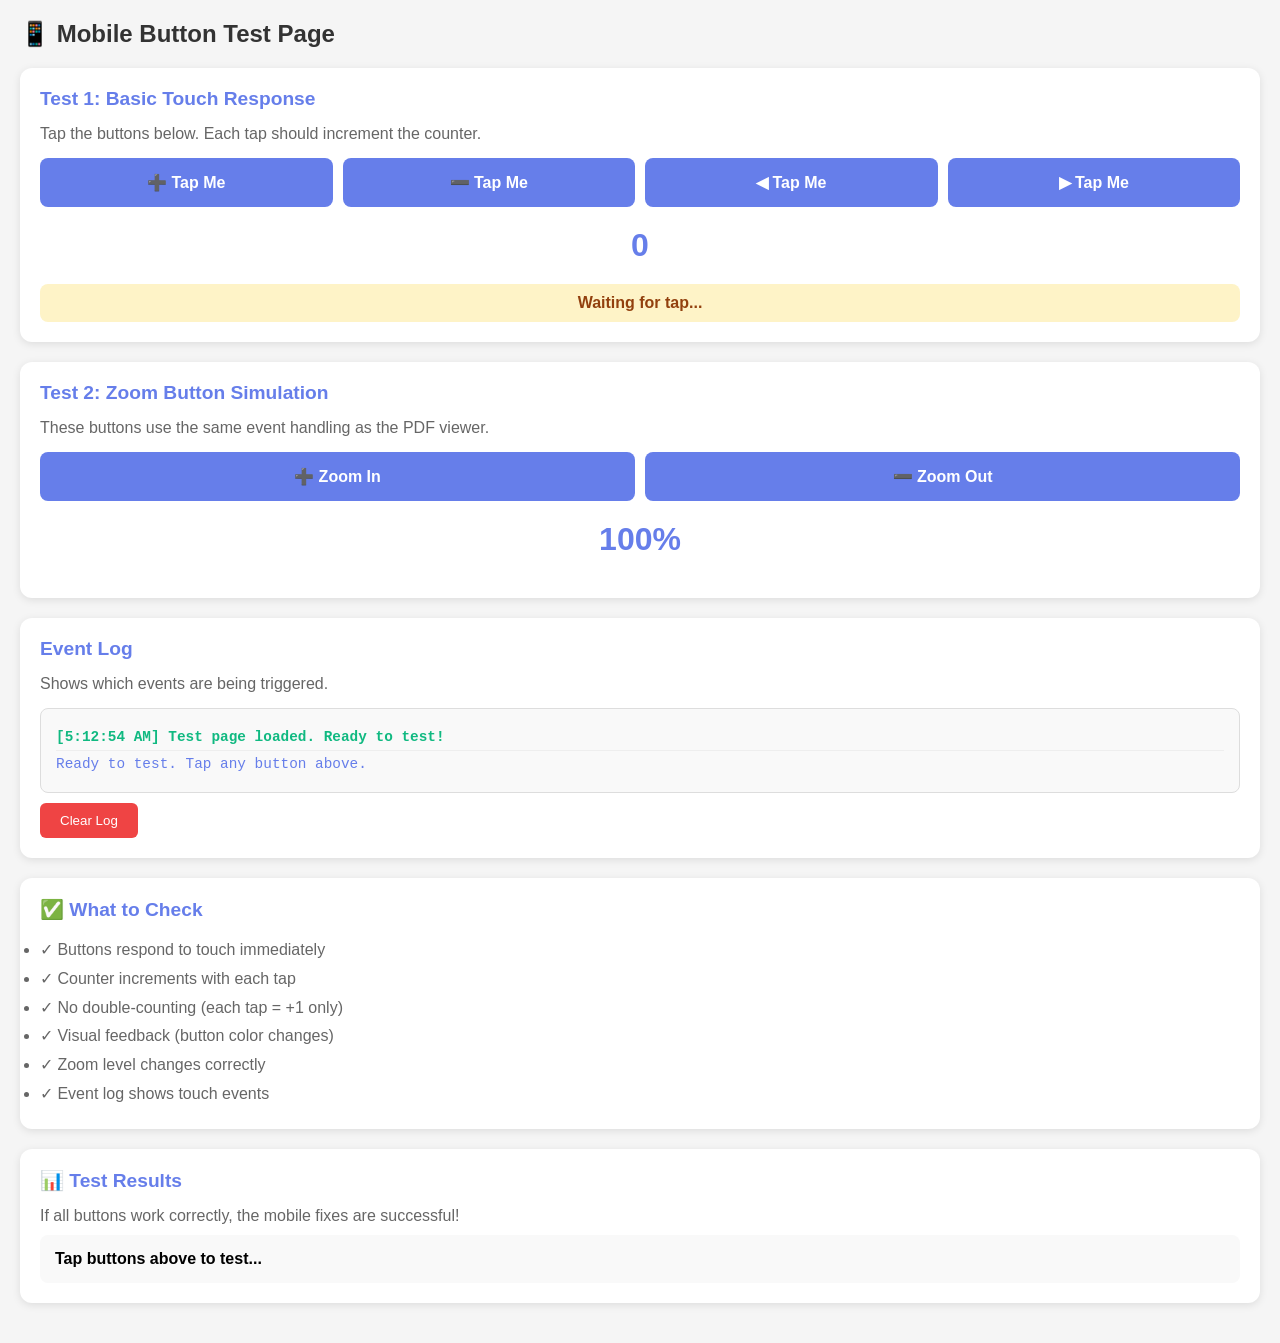
<file: test-mobile-buttons.html>
<!DOCTYPE html>
<html lang="en">
<head>
    <meta charset="UTF-8">
    <meta name="viewport" content="width=device-width, initial-scale=1.0">
    <title>Mobile Button Test</title>
    <style>
        * {
            margin: 0;
            padding: 0;
            box-sizing: border-box;
        }
        
        body {
            font-family: Arial, sans-serif;
            padding: 20px;
            background: #f5f5f5;
        }
        
        h1 {
            color: #333;
            margin-bottom: 20px;
            font-size: 1.5rem;
        }
        
        .test-section {
            background: white;
            padding: 20px;
            border-radius: 12px;
            margin-bottom: 20px;
            box-shadow: 0 2px 8px rgba(0,0,0,0.1);
        }
        
        h2 {
            color: #667eea;
            font-size: 1.2rem;
            margin-bottom: 15px;
        }
        
        .button-grid {
            display: grid;
            grid-template-columns: repeat(auto-fit, minmax(100px, 1fr));
            gap: 10px;
            margin-bottom: 15px;
        }
        
        .test-btn {
            background: #667eea;
            color: white;
            border: none;
            padding: 15px;
            border-radius: 8px;
            font-size: 1rem;
            font-weight: 600;
            cursor: pointer;
            min-height: 48px;
            display: flex;
            align-items: center;
            justify-content: center;
            gap: 5px;
            transition: all 0.2s;
            -webkit-tap-highlight-color: rgba(102, 126, 234, 0.3);
            touch-action: manipulation;
            user-select: none;
        }
        
        .test-btn:active {
            background: #5568d3;
            transform: scale(0.95);
        }
        
        .log {
            background: #f9f9f9;
            border: 1px solid #ddd;
            border-radius: 8px;
            padding: 15px;
            max-height: 200px;
            overflow-y: auto;
            font-family: monospace;
            font-size: 0.9rem;
        }
        
        .log-entry {
            padding: 5px 0;
            border-bottom: 1px solid #eee;
        }
        
        .log-entry:last-child {
            border-bottom: none;
        }
        
        .success {
            color: #10b981;
            font-weight: bold;
        }
        
        .info {
            color: #667eea;
        }
        
        .clear-btn {
            background: #ef4444;
            color: white;
            border: none;
            padding: 10px 20px;
            border-radius: 6px;
            margin-top: 10px;
            cursor: pointer;
            touch-action: manipulation;
        }
        
        .clear-btn:active {
            background: #dc2626;
        }
        
        .counter {
            font-size: 2rem;
            font-weight: bold;
            color: #667eea;
            text-align: center;
            margin: 20px 0;
        }
        
        .status {
            text-align: center;
            padding: 10px;
            border-radius: 8px;
            margin-top: 10px;
            font-weight: 600;
        }
        
        .status.working {
            background: #d1fae5;
            color: #065f46;
        }
        
        .status.waiting {
            background: #fef3c7;
            color: #92400e;
        }
    </style>
</head>
<body>
    <h1>📱 Mobile Button Test Page</h1>
    
    <div class="test-section">
        <h2>Test 1: Basic Touch Response</h2>
        <p style="margin-bottom: 15px; color: #666;">Tap the buttons below. Each tap should increment the counter.</p>
        <div class="button-grid">
            <button class="test-btn" id="btn1">➕ Tap Me</button>
            <button class="test-btn" id="btn2">➖ Tap Me</button>
            <button class="test-btn" id="btn3">◀ Tap Me</button>
            <button class="test-btn" id="btn4">▶ Tap Me</button>
        </div>
        <div class="counter" id="counter">0</div>
        <div class="status waiting" id="status">Waiting for tap...</div>
    </div>
    
    <div class="test-section">
        <h2>Test 2: Zoom Button Simulation</h2>
        <p style="margin-bottom: 15px; color: #666;">These buttons use the same event handling as the PDF viewer.</p>
        <div class="button-grid">
            <button class="test-btn" id="zoomIn">➕ Zoom In</button>
            <button class="test-btn" id="zoomOut">➖ Zoom Out</button>
        </div>
        <div class="counter" id="zoomLevel">100%</div>
    </div>
    
    <div class="test-section">
        <h2>Event Log</h2>
        <p style="margin-bottom: 15px; color: #666;">Shows which events are being triggered.</p>
        <div class="log" id="log">
            <div class="log-entry info">Ready to test. Tap any button above.</div>
        </div>
        <button class="clear-btn" id="clearLog">Clear Log</button>
    </div>
    
    <div class="test-section">
        <h2>✅ What to Check</h2>
        <ul style="line-height: 1.8; color: #666;">
            <li>✓ Buttons respond to touch immediately</li>
            <li>✓ Counter increments with each tap</li>
            <li>✓ No double-counting (each tap = +1 only)</li>
            <li>✓ Visual feedback (button color changes)</li>
            <li>✓ Zoom level changes correctly</li>
            <li>✓ Event log shows touch events</li>
        </ul>
    </div>
    
    <div class="test-section">
        <h2>📊 Test Results</h2>
        <p style="color: #666; margin-bottom: 10px;">If all buttons work correctly, the mobile fixes are successful!</p>
        <div id="results" style="padding: 15px; background: #f9f9f9; border-radius: 8px; font-weight: 600;">
            Tap buttons above to test...
        </div>
    </div>

    <script>
        let tapCount = 0;
        let zoomScale = 100;
        const logEl = document.getElementById('log');
        const counterEl = document.getElementById('counter');
        const statusEl = document.getElementById('status');
        const zoomLevelEl = document.getElementById('zoomLevel');
        const resultsEl = document.getElementById('results');
        
        function addLog(message, type = 'info') {
            const entry = document.createElement('div');
            entry.className = `log-entry ${type}`;
            entry.textContent = `[${new Date().toLocaleTimeString()}] ${message}`;
            logEl.insertBefore(entry, logEl.firstChild);
            
            // Keep only last 20 entries
            while (logEl.children.length > 20) {
                logEl.removeChild(logEl.lastChild);
            }
        }
        
        function updateResults() {
            if (tapCount > 0) {
                resultsEl.innerHTML = `
                    <span style="color: #10b981;">✅ SUCCESS!</span><br>
                    Buttons are working correctly.<br>
                    Total taps: ${tapCount}
                `;
                resultsEl.style.background = '#d1fae5';
            }
        }
        
        // Same event handling as PDF viewer
        function addButtonEvent(btn, handler, label) {
            if (!btn) return;
            
            let touchHandled = false;
            
            btn.addEventListener('touchend', (e) => {
                e.preventDefault();
                touchHandled = true;
                addLog(`${label}: touchend event`, 'success');
                handler();
                setTimeout(() => { touchHandled = false; }, 300);
            }, { passive: false });
            
            btn.addEventListener('click', (e) => {
                if (!touchHandled) {
                    addLog(`${label}: click event`, 'info');
                    handler();
                }
            });
        }
        
        // Test buttons 1-4
        addButtonEvent(document.getElementById('btn1'), () => {
            tapCount++;
            counterEl.textContent = tapCount;
            statusEl.textContent = '✅ Button 1 tapped!';
            statusEl.className = 'status working';
            updateResults();
        }, 'Button 1');
        
        addButtonEvent(document.getElementById('btn2'), () => {
            tapCount++;
            counterEl.textContent = tapCount;
            statusEl.textContent = '✅ Button 2 tapped!';
            statusEl.className = 'status working';
            updateResults();
        }, 'Button 2');
        
        addButtonEvent(document.getElementById('btn3'), () => {
            tapCount++;
            counterEl.textContent = tapCount;
            statusEl.textContent = '✅ Button 3 tapped!';
            statusEl.className = 'status working';
            updateResults();
        }, 'Button 3');
        
        addButtonEvent(document.getElementById('btn4'), () => {
            tapCount++;
            counterEl.textContent = tapCount;
            statusEl.textContent = '✅ Button 4 tapped!';
            statusEl.className = 'status working';
            updateResults();
        }, 'Button 4');
        
        // Zoom buttons
        addButtonEvent(document.getElementById('zoomIn'), () => {
            zoomScale += 25;
            zoomLevelEl.textContent = zoomScale + '%';
            addLog(`Zoom In: ${zoomScale}%`, 'success');
            tapCount++;
            updateResults();
        }, 'Zoom In');
        
        addButtonEvent(document.getElementById('zoomOut'), () => {
            if (zoomScale > 50) {
                zoomScale -= 25;
                zoomLevelEl.textContent = zoomScale + '%';
                addLog(`Zoom Out: ${zoomScale}%`, 'success');
            } else {
                addLog('Minimum zoom reached (50%)', 'info');
            }
            tapCount++;
            updateResults();
        }, 'Zoom Out');
        
        // Clear log button
        document.getElementById('clearLog').addEventListener('click', () => {
            logEl.innerHTML = '<div class="log-entry info">Log cleared.</div>';
        });
        
        addLog('Test page loaded. Ready to test!', 'success');
    </script>
</body>
</html>
</file>
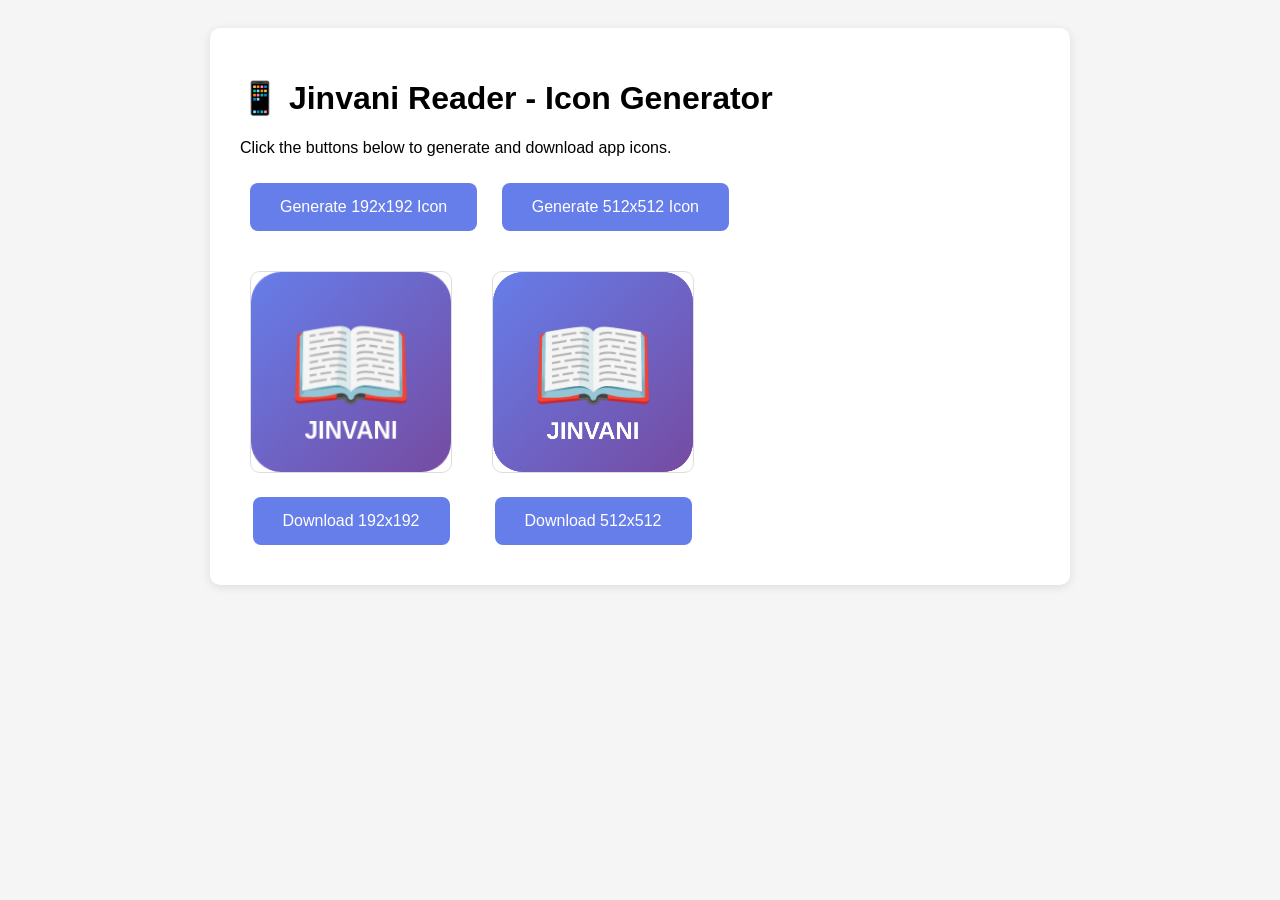
<file: assets/generate-icons.html>
<!DOCTYPE html>
<html>
<head>
    <title>Generate App Icons</title>
    <style>
        body {
            font-family: Arial, sans-serif;
            padding: 20px;
            background: #f5f5f5;
        }
        .container {
            max-width: 800px;
            margin: 0 auto;
            background: white;
            padding: 30px;
            border-radius: 10px;
            box-shadow: 0 2px 10px rgba(0,0,0,0.1);
        }
        canvas {
            border: 1px solid #ddd;
            margin: 10px;
            border-radius: 10px;
        }
        button {
            background: #667eea;
            color: white;
            border: none;
            padding: 15px 30px;
            border-radius: 8px;
            cursor: pointer;
            font-size: 16px;
            margin: 10px;
        }
        button:hover {
            background: #5568d3;
        }
        .icons {
            display: flex;
            flex-wrap: wrap;
            gap: 20px;
            margin-top: 20px;
        }
        .icon-item {
            text-align: center;
        }
    </style>
</head>
<body>
    <div class="container">
        <h1>📱 Jinvani Reader - Icon Generator</h1>
        <p>Click the buttons below to generate and download app icons.</p>
        
        <div>
            <button onclick="generateIcon(192)">Generate 192x192 Icon</button>
            <button onclick="generateIcon(512)">Generate 512x512 Icon</button>
        </div>
        
        <div class="icons" id="icons"></div>
    </div>
    
    <script>
        function generateIcon(size) {
            const canvas = document.createElement('canvas');
            canvas.width = size;
            canvas.height = size;
            const ctx = canvas.getContext('2d');
            
            // Gradient background
            const gradient = ctx.createLinearGradient(0, 0, size, size);
            gradient.addColorStop(0, '#667eea');
            gradient.addColorStop(1, '#764ba2');
            ctx.fillStyle = gradient;
            ctx.fillRect(0, 0, size, size);
            
            // Add rounded corners
            ctx.globalCompositeOperation = 'destination-in';
            ctx.beginPath();
            ctx.roundRect(0, 0, size, size, size * 0.15);
            ctx.fill();
            ctx.globalCompositeOperation = 'source-over';
            
            // Draw book icon
            ctx.fillStyle = 'white';
            ctx.font = `bold ${size * 0.5}px Arial`;
            ctx.textAlign = 'center';
            ctx.textBaseline = 'middle';
            ctx.fillText('📖', size / 2, size / 2);
            
            // Add text
            ctx.font = `bold ${size * 0.12}px Arial`;
            ctx.fillText('JINVANI', size / 2, size * 0.8);
            
            // Display canvas
            const container = document.getElementById('icons');
            const iconItem = document.createElement('div');
            iconItem.className = 'icon-item';
            
            canvas.style.width = '200px';
            canvas.style.height = '200px';
            
            const downloadBtn = document.createElement('button');
            downloadBtn.textContent = `Download ${size}x${size}`;
            downloadBtn.onclick = () => {
                const link = document.createElement('a');
                link.download = `icon-${size}.png`;
                link.href = canvas.toDataURL();
                link.click();
            };
            
            iconItem.appendChild(canvas);
            iconItem.appendChild(document.createElement('br'));
            iconItem.appendChild(downloadBtn);
            container.appendChild(iconItem);
        }
        
        // Auto-generate on load
        window.onload = () => {
            generateIcon(192);
            generateIcon(512);
        };
    </script>
</body>
</html>
</file>
